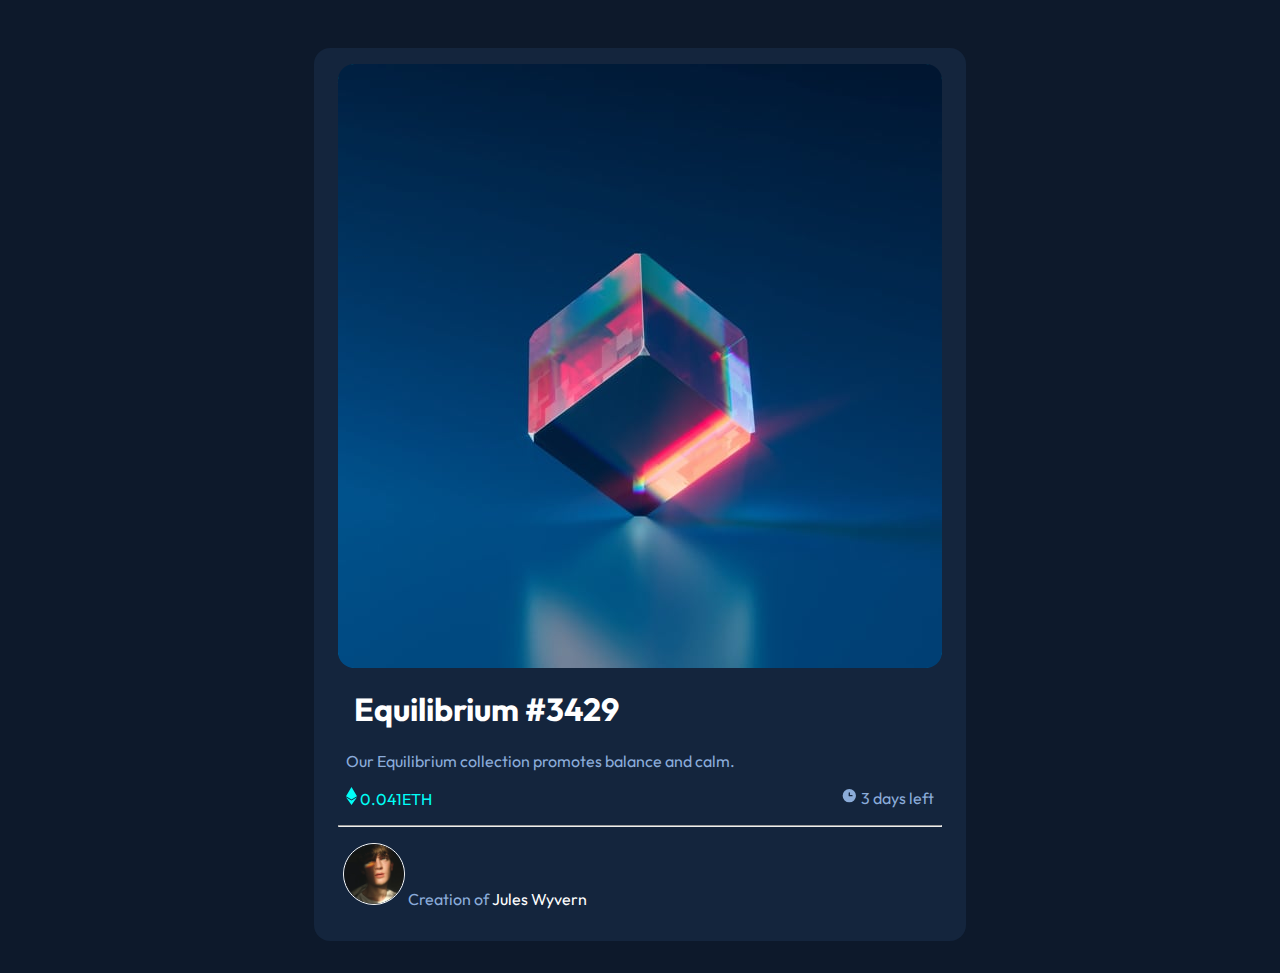
<file: 1-NFT-preview-card-component/FrontEnd-1.html>
<!DOCTYPE html>
<html>
  <head>
    <meta charset="UTF-8" />
    <meta name="viewport" content="width=device-width, initial-scale=1.0" />
    <title>Frontend-1</title>
    <link rel="stylesheet" href="css/frontend.css" />
  </head>
  <body>
    <section class="hero">
      <div class="container"> 
        <div class="image">
          <img
            class="main-image"
            src="./photos/image-equilibrium.jpg" 
            alt="main-images"
          >
          <img
            class="eye"
            src="./photos/icon-view.svg"
            alt="view"
          >
        </div>
        <h1 class="heading">Equilibrium #3429</h1>

        <p class="text"> Our Equilibrium collection promotes balance and calm. </p>
        <p  class ="diamond">
          <img src="./photos/icon-ethereum.svg" alt="ehtereum">
          0.041ETH
          <span class="clock"> 
            <img src="./photos/icon-clock.svg" alt="clock">
            3 days left
        </p> 

        <hr class="divider">

        <p class="creation">
          <img class="author" src="./photos/image-avatar.png" alt="person">
          Creation of
          <span class="jules">    
            Jules Wyvern
          </span>
        </p>
    </section>
  </body>
</html>
</file>
<file: 1-NFT-preview-card-component/css/frontend.css>
@import url("https://fonts.googleapis.com/css2?family=Outfit:wght@300;400;600&display=swap");
@media only screen and (min-width: 1300px) {
  .hero {
    background-color: #14253d;
    width: 22em;
    margin-top: 5em;
    -webkit-box-shadow: rgba(240, 46, 170, 0.4) -5px 5px, rgba(240, 46, 170, 0.3) -10px 10px, rgba(240, 46, 170, 0.2) -15px 15px, rgba(240, 46, 170, 0.1) -20px 20px, rgba(240, 46, 170, 0.05) -25px 25px;
            box-shadow: rgba(240, 46, 170, 0.4) -5px 5px, rgba(240, 46, 170, 0.3) -10px 10px, rgba(240, 46, 170, 0.2) -15px 15px, rgba(240, 46, 170, 0.1) -20px 20px, rgba(240, 46, 170, 0.05) -25px 25px;
  }
  .main-image {
    width: 100%;
    height: auto;
  }
}

body {
  background: #0d192b;
  height: 100%;
  margin: 0;
  font-family: "Outfit";
  display: -webkit-box;
  display: -ms-flexbox;
  display: flex;
  -webkit-box-align: center;
      -ms-flex-align: center;
          align-items: center;
  -webkit-box-pack: center;
      -ms-flex-pack: center;
          justify-content: center;
}

.hero {
  background-color: #14253d;
  color: white;
  margin-top: 3em;
  margin-bottom: 2em;
  margin-right: 1em;
  margin-left: 1em;
  padding-left: 1.5em;
  padding-right: 1.5em;
  padding-top: 1em;
  padding-bottom: 1em;
  border-radius: 1em;
}

.main-image {
  max-width: 100%;
  border-radius: 1em;
  position: relative;
  display: block;
  margin-left: auto;
  margin-right: auto;
  width: 100%;
}

.main-image:hover {
  opacity: 30%;
  cursor: pointer;
}

.image {
  background: #00fff7;
  border-radius: 1.15em;
  display: -webkit-box;
  display: -ms-flexbox;
  display: flex;
  -webkit-box-pack: center;
      -ms-flex-pack: center;
          justify-content: center;
  -webkit-box-align: center;
      -ms-flex-align: center;
          align-items: center;
}

.eye {
  position: absolute;
  opacity: 0;
  color: white;
}

.eye:hover {
  cursor: pointer;
}

.image:hover .eye {
  opacity: 100%;
}

.heading {
  padding-left: 0.5em;
}

.heading:hover, .heading:focus {
  color: #00fff7;
  cursor: pointer;
}

.text {
  padding-left: 0.5em;
  padding-right: 0.5em;
  color: #8bacda;
}

.diamond {
  padding-left: 0.5em;
  color: #00fff7;
}

.clock {
  padding-right: 0.5em;
  color: #8bacda;
  float: right;
}

.divider {
  padding: 0.75em, 0.5em, 0.5em, 0.5em;
  color: #2f415b;
}

.creation {
  padding-left: 0.3em;
  color: #8bacda;
}

.author {
  border: 1px solid #fff;
  border-radius: 50%;
  width: 10%;
}

.jules {
  color: white;
}

.jules:hover, .jules:focus {
  color: #00fff7;
  cursor: pointer;
}
/*# sourceMappingURL=frontend.css.map */
</file>
